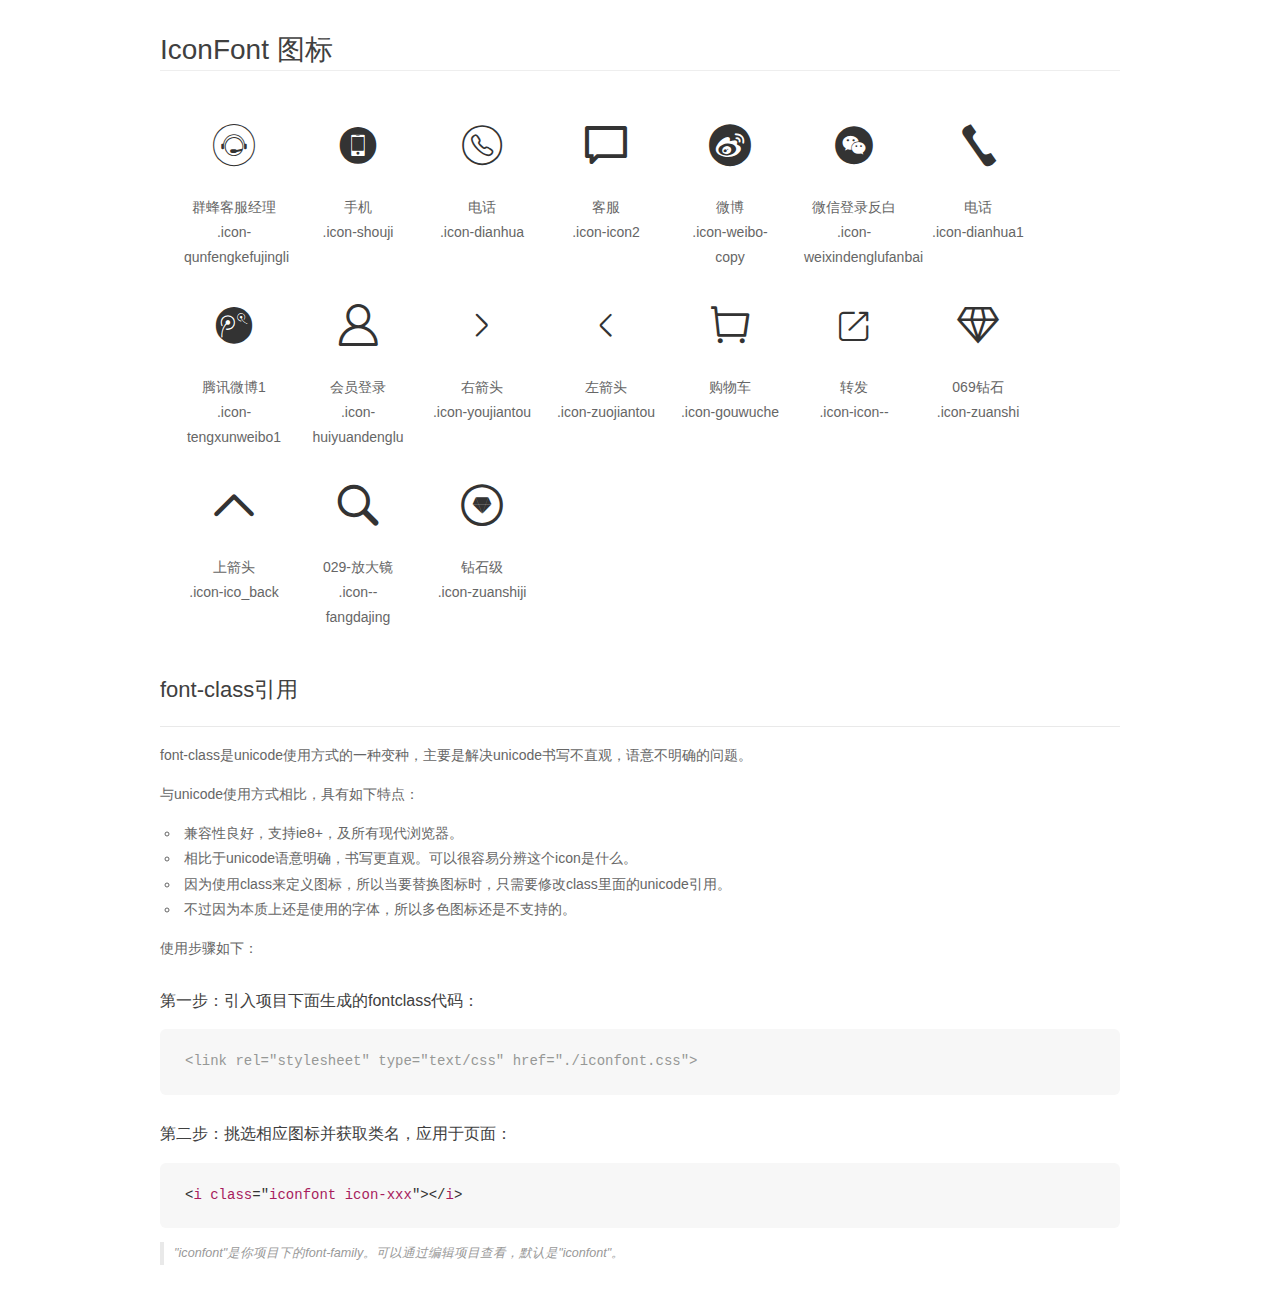
<file: font/demo_fontclass.html>
<!DOCTYPE html>
<html>
<head>
    <meta charset="utf-8"/>
    <title>IconFont</title>
    <link rel="stylesheet" href="demo.css">
    <link rel="stylesheet" href="iconfont.css">
</head>
<body>
    <div class="main markdown">
        <h1>IconFont 图标</h1>
        <ul class="icon_lists clear">
            
                <li>
                <i class="icon iconfont icon-qunfengkefujingli"></i>
                    <div class="name">群蜂客服经理</div>
                    <div class="fontclass">.icon-qunfengkefujingli</div>
                </li>
            
                <li>
                <i class="icon iconfont icon-shouji"></i>
                    <div class="name">手机</div>
                    <div class="fontclass">.icon-shouji</div>
                </li>
            
                <li>
                <i class="icon iconfont icon-dianhua"></i>
                    <div class="name">电话</div>
                    <div class="fontclass">.icon-dianhua</div>
                </li>
            
                <li>
                <i class="icon iconfont icon-icon2"></i>
                    <div class="name">客服</div>
                    <div class="fontclass">.icon-icon2</div>
                </li>
            
                <li>
                <i class="icon iconfont icon-weibo-copy"></i>
                    <div class="name">微博</div>
                    <div class="fontclass">.icon-weibo-copy</div>
                </li>
            
                <li>
                <i class="icon iconfont icon-weixindenglufanbai"></i>
                    <div class="name">微信登录反白</div>
                    <div class="fontclass">.icon-weixindenglufanbai</div>
                </li>
            
                <li>
                <i class="icon iconfont icon-dianhua1"></i>
                    <div class="name">电话</div>
                    <div class="fontclass">.icon-dianhua1</div>
                </li>
            
                <li>
                <i class="icon iconfont icon-tengxunweibo1"></i>
                    <div class="name">腾讯微博1</div>
                    <div class="fontclass">.icon-tengxunweibo1</div>
                </li>
            
                <li>
                <i class="icon iconfont icon-huiyuandenglu"></i>
                    <div class="name">会员登录</div>
                    <div class="fontclass">.icon-huiyuandenglu</div>
                </li>
            
                <li>
                <i class="icon iconfont icon-youjiantou"></i>
                    <div class="name">右箭头</div>
                    <div class="fontclass">.icon-youjiantou</div>
                </li>
            
                <li>
                <i class="icon iconfont icon-zuojiantou"></i>
                    <div class="name">左箭头</div>
                    <div class="fontclass">.icon-zuojiantou</div>
                </li>
            
                <li>
                <i class="icon iconfont icon-gouwuche"></i>
                    <div class="name">购物车</div>
                    <div class="fontclass">.icon-gouwuche</div>
                </li>
            
                <li>
                <i class="icon iconfont icon-icon--"></i>
                    <div class="name">转发</div>
                    <div class="fontclass">.icon-icon--</div>
                </li>
            
                <li>
                <i class="icon iconfont icon-zuanshi"></i>
                    <div class="name">069钻石</div>
                    <div class="fontclass">.icon-zuanshi</div>
                </li>
            
                <li>
                <i class="icon iconfont icon-ico_back"></i>
                    <div class="name">上箭头</div>
                    <div class="fontclass">.icon-ico_back</div>
                </li>
            
                <li>
                <i class="icon iconfont icon--fangdajing"></i>
                    <div class="name">029-放大镜</div>
                    <div class="fontclass">.icon--fangdajing</div>
                </li>
            
                <li>
                <i class="icon iconfont icon-zuanshiji"></i>
                    <div class="name">钻石级</div>
                    <div class="fontclass">.icon-zuanshiji</div>
                </li>
            
        </ul>

        <h2 id="font-class-">font-class引用</h2>
        <hr>

        <p>font-class是unicode使用方式的一种变种，主要是解决unicode书写不直观，语意不明确的问题。</p>
        <p>与unicode使用方式相比，具有如下特点：</p>
        <ul>
        <li>兼容性良好，支持ie8+，及所有现代浏览器。</li>
        <li>相比于unicode语意明确，书写更直观。可以很容易分辨这个icon是什么。</li>
        <li>因为使用class来定义图标，所以当要替换图标时，只需要修改class里面的unicode引用。</li>
        <li>不过因为本质上还是使用的字体，所以多色图标还是不支持的。</li>
        </ul>
        <p>使用步骤如下：</p>
        <h3 id="-fontclass-">第一步：引入项目下面生成的fontclass代码：</h3>


        <pre><code class="lang-js hljs javascript"><span class="hljs-comment">&lt;link rel="stylesheet" type="text/css" href="./iconfont.css"&gt;</span></code></pre>
        <h3 id="-">第二步：挑选相应图标并获取类名，应用于页面：</h3>
        <pre><code class="lang-css hljs">&lt;<span class="hljs-selector-tag">i</span> <span class="hljs-selector-tag">class</span>="<span class="hljs-selector-tag">iconfont</span> <span class="hljs-selector-tag">icon-xxx</span>"&gt;&lt;/<span class="hljs-selector-tag">i</span>&gt;</code></pre>
        <blockquote>
        <p>"iconfont"是你项目下的font-family。可以通过编辑项目查看，默认是"iconfont"。</p>
        </blockquote>
    </div>
</body>
</html>
</file>
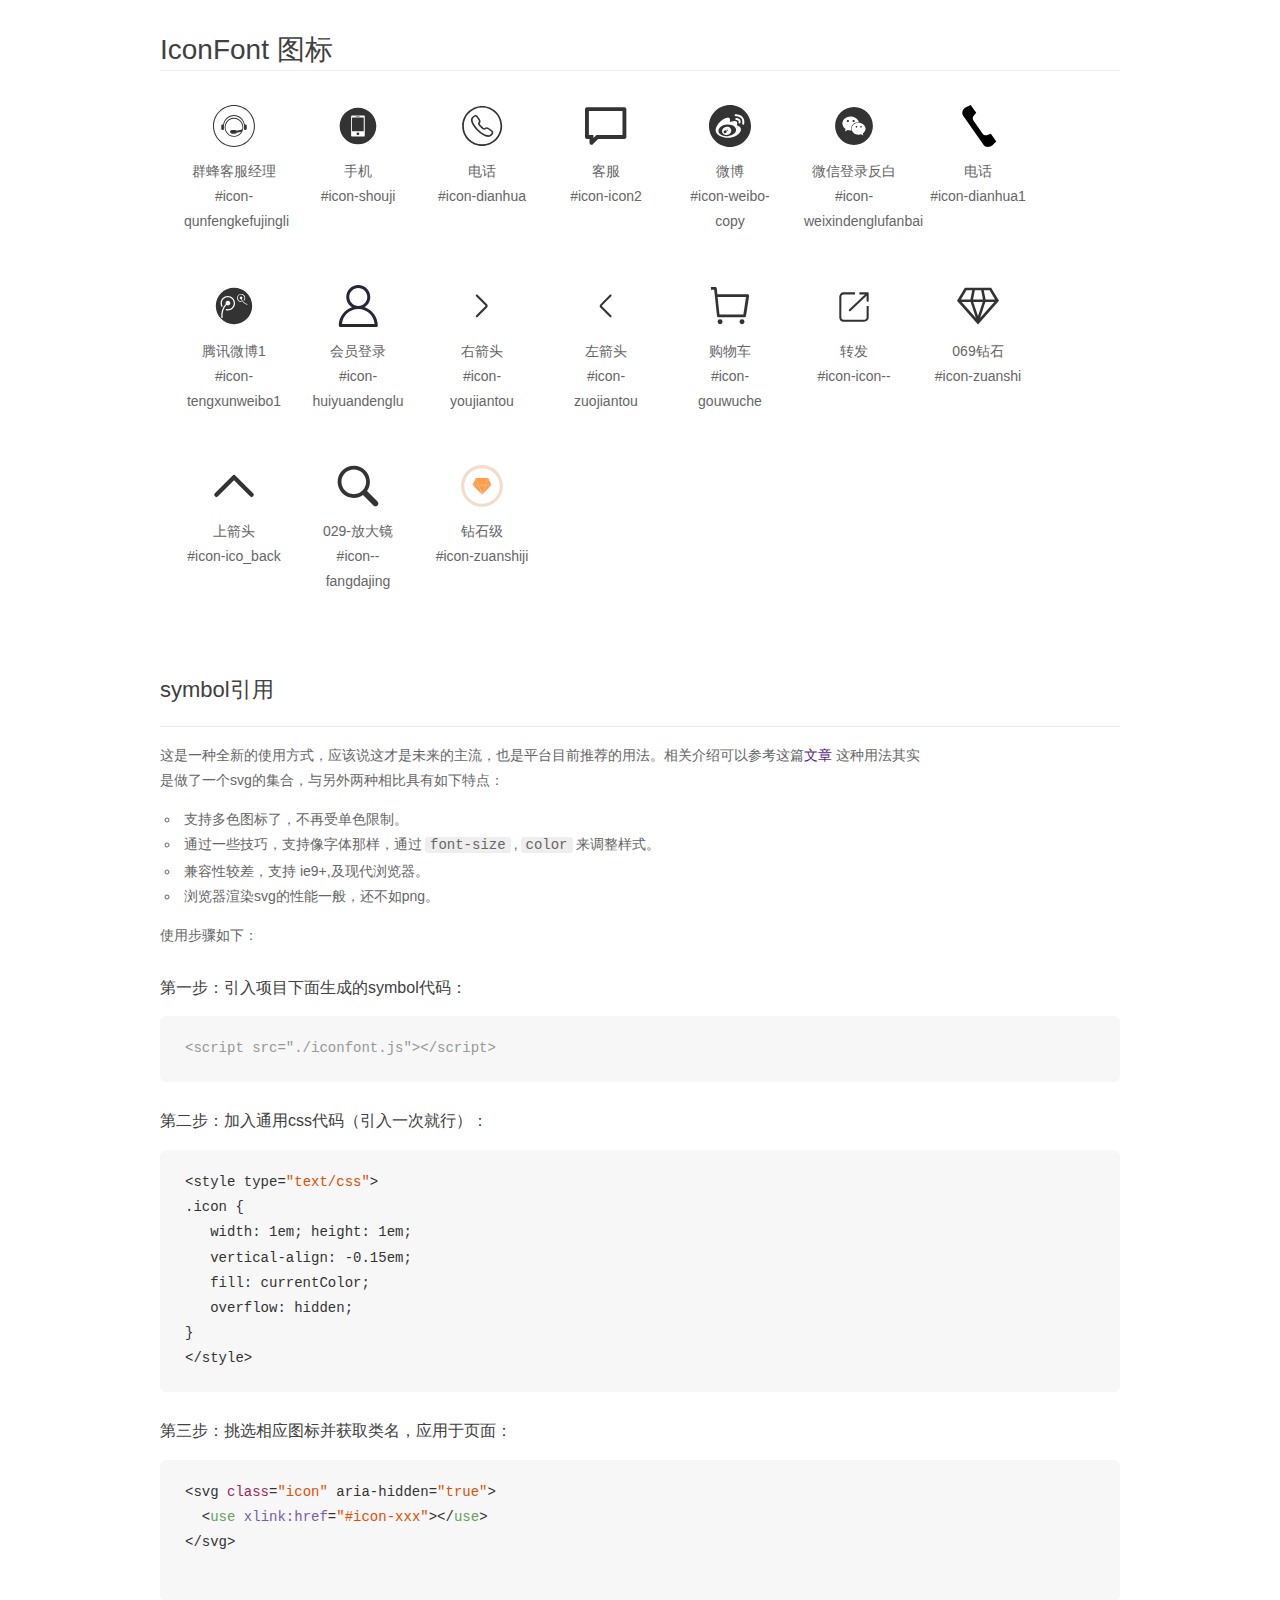
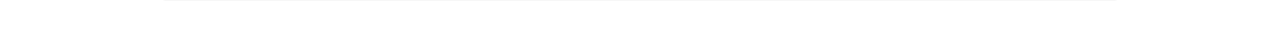
<file: font/demo_symbol.html>
<!DOCTYPE html>
<html>
<head>
    <meta charset="utf-8"/>
    <title>IconFont</title>
    <link rel="stylesheet" href="demo.css">
    <script src="iconfont.js"></script>

    <style type="text/css">
        .icon {
          /* 通过设置 font-size 来改变图标大小 */
          width: 1em; height: 1em;
          /* 图标和文字相邻时，垂直对齐 */
          vertical-align: -0.15em;
          /* 通过设置 color 来改变 SVG 的颜色/fill */
          fill: currentColor;
          /* path 和 stroke 溢出 viewBox 部分在 IE 下会显示
             normalize.css 中也包含这行 */
          overflow: hidden;
        }

    </style>
</head>
<body>
    <div class="main markdown">
        <h1>IconFont 图标</h1>
        <ul class="icon_lists clear">
            
                <li>
                    <svg class="icon" aria-hidden="true">
                        <use xlink:href="#icon-qunfengkefujingli"></use>
                    </svg>
                    <div class="name">群蜂客服经理</div>
                    <div class="fontclass">#icon-qunfengkefujingli</div>
                </li>
            
                <li>
                    <svg class="icon" aria-hidden="true">
                        <use xlink:href="#icon-shouji"></use>
                    </svg>
                    <div class="name">手机</div>
                    <div class="fontclass">#icon-shouji</div>
                </li>
            
                <li>
                    <svg class="icon" aria-hidden="true">
                        <use xlink:href="#icon-dianhua"></use>
                    </svg>
                    <div class="name">电话</div>
                    <div class="fontclass">#icon-dianhua</div>
                </li>
            
                <li>
                    <svg class="icon" aria-hidden="true">
                        <use xlink:href="#icon-icon2"></use>
                    </svg>
                    <div class="name">客服</div>
                    <div class="fontclass">#icon-icon2</div>
                </li>
            
                <li>
                    <svg class="icon" aria-hidden="true">
                        <use xlink:href="#icon-weibo-copy"></use>
                    </svg>
                    <div class="name">微博</div>
                    <div class="fontclass">#icon-weibo-copy</div>
                </li>
            
                <li>
                    <svg class="icon" aria-hidden="true">
                        <use xlink:href="#icon-weixindenglufanbai"></use>
                    </svg>
                    <div class="name">微信登录反白</div>
                    <div class="fontclass">#icon-weixindenglufanbai</div>
                </li>
            
                <li>
                    <svg class="icon" aria-hidden="true">
                        <use xlink:href="#icon-dianhua1"></use>
                    </svg>
                    <div class="name">电话</div>
                    <div class="fontclass">#icon-dianhua1</div>
                </li>
            
                <li>
                    <svg class="icon" aria-hidden="true">
                        <use xlink:href="#icon-tengxunweibo1"></use>
                    </svg>
                    <div class="name">腾讯微博1</div>
                    <div class="fontclass">#icon-tengxunweibo1</div>
                </li>
            
                <li>
                    <svg class="icon" aria-hidden="true">
                        <use xlink:href="#icon-huiyuandenglu"></use>
                    </svg>
                    <div class="name">会员登录</div>
                    <div class="fontclass">#icon-huiyuandenglu</div>
                </li>
            
                <li>
                    <svg class="icon" aria-hidden="true">
                        <use xlink:href="#icon-youjiantou"></use>
                    </svg>
                    <div class="name">右箭头</div>
                    <div class="fontclass">#icon-youjiantou</div>
                </li>
            
                <li>
                    <svg class="icon" aria-hidden="true">
                        <use xlink:href="#icon-zuojiantou"></use>
                    </svg>
                    <div class="name">左箭头</div>
                    <div class="fontclass">#icon-zuojiantou</div>
                </li>
            
                <li>
                    <svg class="icon" aria-hidden="true">
                        <use xlink:href="#icon-gouwuche"></use>
                    </svg>
                    <div class="name">购物车</div>
                    <div class="fontclass">#icon-gouwuche</div>
                </li>
            
                <li>
                    <svg class="icon" aria-hidden="true">
                        <use xlink:href="#icon-icon--"></use>
                    </svg>
                    <div class="name">转发</div>
                    <div class="fontclass">#icon-icon--</div>
                </li>
            
                <li>
                    <svg class="icon" aria-hidden="true">
                        <use xlink:href="#icon-zuanshi"></use>
                    </svg>
                    <div class="name">069钻石</div>
                    <div class="fontclass">#icon-zuanshi</div>
                </li>
            
                <li>
                    <svg class="icon" aria-hidden="true">
                        <use xlink:href="#icon-ico_back"></use>
                    </svg>
                    <div class="name">上箭头</div>
                    <div class="fontclass">#icon-ico_back</div>
                </li>
            
                <li>
                    <svg class="icon" aria-hidden="true">
                        <use xlink:href="#icon--fangdajing"></use>
                    </svg>
                    <div class="name">029-放大镜</div>
                    <div class="fontclass">#icon--fangdajing</div>
                </li>
            
                <li>
                    <svg class="icon" aria-hidden="true">
                        <use xlink:href="#icon-zuanshiji"></use>
                    </svg>
                    <div class="name">钻石级</div>
                    <div class="fontclass">#icon-zuanshiji</div>
                </li>
            
        </ul>


        <h2 id="symbol-">symbol引用</h2>
        <hr>

        <p>这是一种全新的使用方式，应该说这才是未来的主流，也是平台目前推荐的用法。相关介绍可以参考这篇<a href="">文章</a>
        这种用法其实是做了一个svg的集合，与另外两种相比具有如下特点：</p>
        <ul>
          <li>支持多色图标了，不再受单色限制。</li>
          <li>通过一些技巧，支持像字体那样，通过<code>font-size</code>,<code>color</code>来调整样式。</li>
          <li>兼容性较差，支持 ie9+,及现代浏览器。</li>
          <li>浏览器渲染svg的性能一般，还不如png。</li>
        </ul>
        <p>使用步骤如下：</p>
        <h3 id="-symbol-">第一步：引入项目下面生成的symbol代码：</h3>
        <pre><code class="lang-js hljs javascript"><span class="hljs-comment">&lt;script src="./iconfont.js"&gt;&lt;/script&gt;</span></code></pre>
        <h3 id="-css-">第二步：加入通用css代码（引入一次就行）：</h3>
        <pre><code class="lang-js hljs javascript">&lt;style type=<span class="hljs-string">"text/css"</span>&gt;
.icon {
   width: <span class="hljs-number">1</span>em; height: <span class="hljs-number">1</span>em;
   vertical-align: <span class="hljs-number">-0.15</span>em;
   fill: currentColor;
   overflow: hidden;
}
&lt;<span class="hljs-regexp">/style&gt;</span></code></pre>
        <h3 id="-">第三步：挑选相应图标并获取类名，应用于页面：</h3>
        <pre><code class="lang-js hljs javascript">&lt;svg <span class="hljs-class"><span class="hljs-keyword">class</span></span>=<span class="hljs-string">"icon"</span> aria-hidden=<span class="hljs-string">"true"</span>&gt;<span class="xml"><span class="hljs-tag">
  &lt;<span class="hljs-name">use</span> <span class="hljs-attr">xlink:href</span>=<span class="hljs-string">"#icon-xxx"</span>&gt;</span><span class="hljs-tag">&lt;/<span class="hljs-name">use</span>&gt;</span>
</span>&lt;<span class="hljs-regexp">/svg&gt;
        </span></code></pre>
    </div>
</body>
</html>
</file>
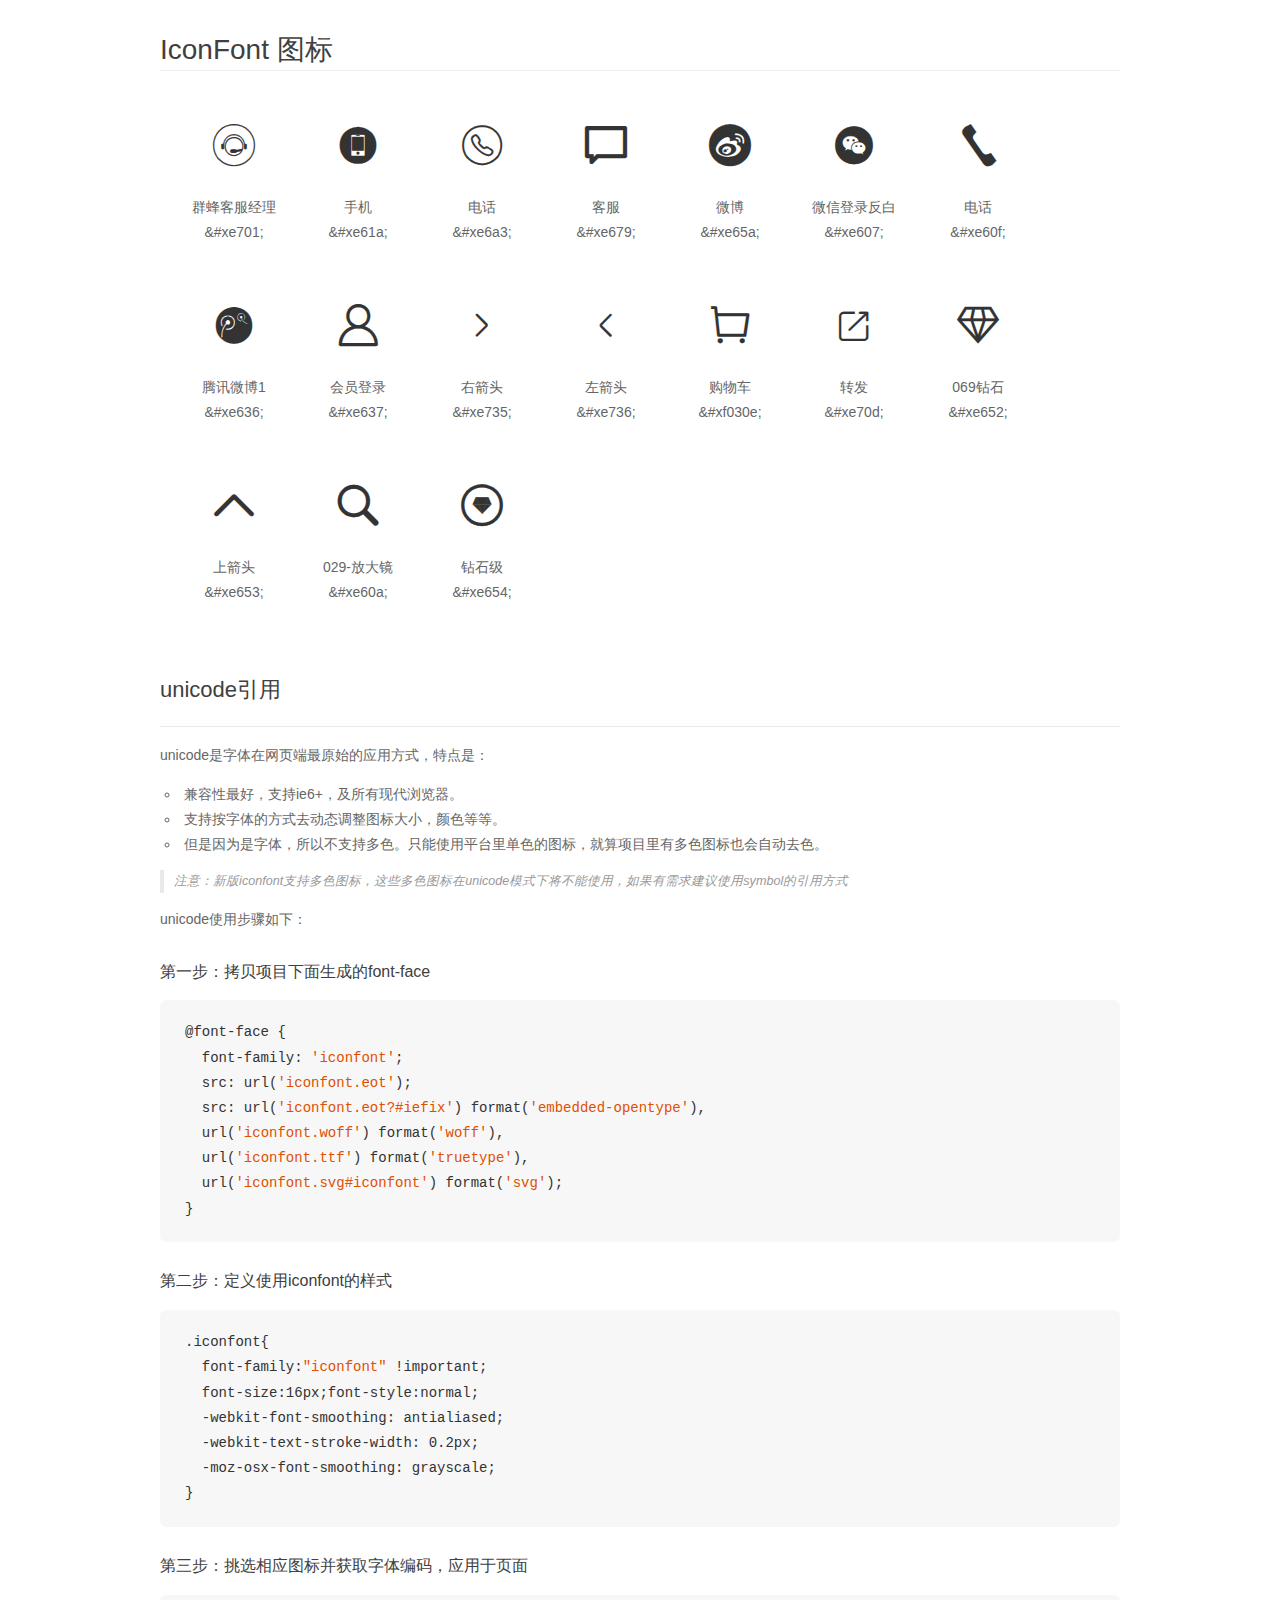
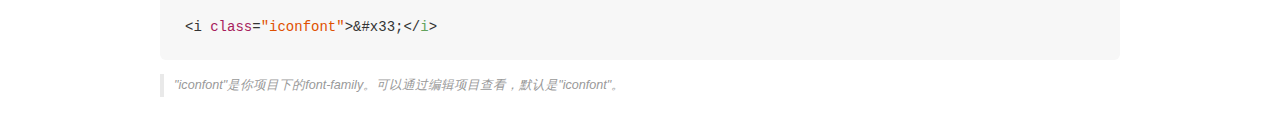
<file: font/demo_unicode.html>
<!DOCTYPE html>
<html>
<head>
    <meta charset="utf-8"/>
    <title>IconFont</title>
    <link rel="stylesheet" href="demo.css">

    <style type="text/css">

        @font-face {font-family: "iconfont";
          src: url('iconfont.eot'); /* IE9*/
          src: url('iconfont.eot#iefix') format('embedded-opentype'), /* IE6-IE8 */
          url('iconfont.woff') format('woff'), /* chrome, firefox */
          url('iconfont.ttf') format('truetype'), /* chrome, firefox, opera, Safari, Android, iOS 4.2+*/
          url('iconfont.svg#iconfont') format('svg'); /* iOS 4.1- */
        }

        .iconfont {
          font-family:"iconfont" !important;
          font-size:16px;
          font-style:normal;
          -webkit-font-smoothing: antialiased;
          -webkit-text-stroke-width: 0.2px;
          -moz-osx-font-smoothing: grayscale;
        }

    </style>
</head>
<body>
    <div class="main markdown">
        <h1>IconFont 图标</h1>
        <ul class="icon_lists clear">
            
                <li>
                <i class="icon iconfont">&#xe701;</i>
                    <div class="name">群蜂客服经理</div>
                    <div class="code">&amp;#xe701;</div>
                </li>
            
                <li>
                <i class="icon iconfont">&#xe61a;</i>
                    <div class="name">手机</div>
                    <div class="code">&amp;#xe61a;</div>
                </li>
            
                <li>
                <i class="icon iconfont">&#xe6a3;</i>
                    <div class="name">电话</div>
                    <div class="code">&amp;#xe6a3;</div>
                </li>
            
                <li>
                <i class="icon iconfont">&#xe679;</i>
                    <div class="name">客服</div>
                    <div class="code">&amp;#xe679;</div>
                </li>
            
                <li>
                <i class="icon iconfont">&#xe65a;</i>
                    <div class="name">微博</div>
                    <div class="code">&amp;#xe65a;</div>
                </li>
            
                <li>
                <i class="icon iconfont">&#xe607;</i>
                    <div class="name">微信登录反白</div>
                    <div class="code">&amp;#xe607;</div>
                </li>
            
                <li>
                <i class="icon iconfont">&#xe60f;</i>
                    <div class="name">电话</div>
                    <div class="code">&amp;#xe60f;</div>
                </li>
            
                <li>
                <i class="icon iconfont">&#xe636;</i>
                    <div class="name">腾讯微博1</div>
                    <div class="code">&amp;#xe636;</div>
                </li>
            
                <li>
                <i class="icon iconfont">&#xe637;</i>
                    <div class="name">会员登录</div>
                    <div class="code">&amp;#xe637;</div>
                </li>
            
                <li>
                <i class="icon iconfont">&#xe735;</i>
                    <div class="name">右箭头</div>
                    <div class="code">&amp;#xe735;</div>
                </li>
            
                <li>
                <i class="icon iconfont">&#xe736;</i>
                    <div class="name">左箭头</div>
                    <div class="code">&amp;#xe736;</div>
                </li>
            
                <li>
                <i class="icon iconfont">&#xf030e;</i>
                    <div class="name">购物车</div>
                    <div class="code">&amp;#xf030e;</div>
                </li>
            
                <li>
                <i class="icon iconfont">&#xe70d;</i>
                    <div class="name">转发</div>
                    <div class="code">&amp;#xe70d;</div>
                </li>
            
                <li>
                <i class="icon iconfont">&#xe652;</i>
                    <div class="name">069钻石</div>
                    <div class="code">&amp;#xe652;</div>
                </li>
            
                <li>
                <i class="icon iconfont">&#xe653;</i>
                    <div class="name">上箭头</div>
                    <div class="code">&amp;#xe653;</div>
                </li>
            
                <li>
                <i class="icon iconfont">&#xe60a;</i>
                    <div class="name">029-放大镜</div>
                    <div class="code">&amp;#xe60a;</div>
                </li>
            
                <li>
                <i class="icon iconfont">&#xe654;</i>
                    <div class="name">钻石级</div>
                    <div class="code">&amp;#xe654;</div>
                </li>
            
        </ul>
        <h2 id="unicode-">unicode引用</h2>
        <hr>

        <p>unicode是字体在网页端最原始的应用方式，特点是：</p>
        <ul>
        <li>兼容性最好，支持ie6+，及所有现代浏览器。</li>
        <li>支持按字体的方式去动态调整图标大小，颜色等等。</li>
        <li>但是因为是字体，所以不支持多色。只能使用平台里单色的图标，就算项目里有多色图标也会自动去色。</li>
        </ul>
        <blockquote>
        <p>注意：新版iconfont支持多色图标，这些多色图标在unicode模式下将不能使用，如果有需求建议使用symbol的引用方式</p>
        </blockquote>
        <p>unicode使用步骤如下：</p>
        <h3 id="-font-face">第一步：拷贝项目下面生成的font-face</h3>
        <pre><code class="lang-js hljs javascript">@font-face {
  font-family: <span class="hljs-string">'iconfont'</span>;
  src: url(<span class="hljs-string">'iconfont.eot'</span>);
  src: url(<span class="hljs-string">'iconfont.eot?#iefix'</span>) format(<span class="hljs-string">'embedded-opentype'</span>),
  url(<span class="hljs-string">'iconfont.woff'</span>) format(<span class="hljs-string">'woff'</span>),
  url(<span class="hljs-string">'iconfont.ttf'</span>) format(<span class="hljs-string">'truetype'</span>),
  url(<span class="hljs-string">'iconfont.svg#iconfont'</span>) format(<span class="hljs-string">'svg'</span>);
}
</code></pre>
        <h3 id="-iconfont-">第二步：定义使用iconfont的样式</h3>
        <pre><code class="lang-js hljs javascript">.iconfont{
  font-family:<span class="hljs-string">"iconfont"</span> !important;
  font-size:<span class="hljs-number">16</span>px;font-style:normal;
  -webkit-font-smoothing: antialiased;
  -webkit-text-stroke-width: <span class="hljs-number">0.2</span>px;
  -moz-osx-font-smoothing: grayscale;
}
</code></pre>
        <h3 id="-">第三步：挑选相应图标并获取字体编码，应用于页面</h3>
        <pre><code class="lang-js hljs javascript">&lt;i <span class="hljs-class"><span class="hljs-keyword">class</span></span>=<span class="hljs-string">"iconfont"</span>&gt;&amp;#x33;<span class="xml"><span class="hljs-tag">&lt;/<span class="hljs-name">i</span>&gt;</span></span></code></pre>

        <blockquote>
        <p>"iconfont"是你项目下的font-family。可以通过编辑项目查看，默认是"iconfont"。</p>
        </blockquote>
    </div>


</body>
</html>
</file>
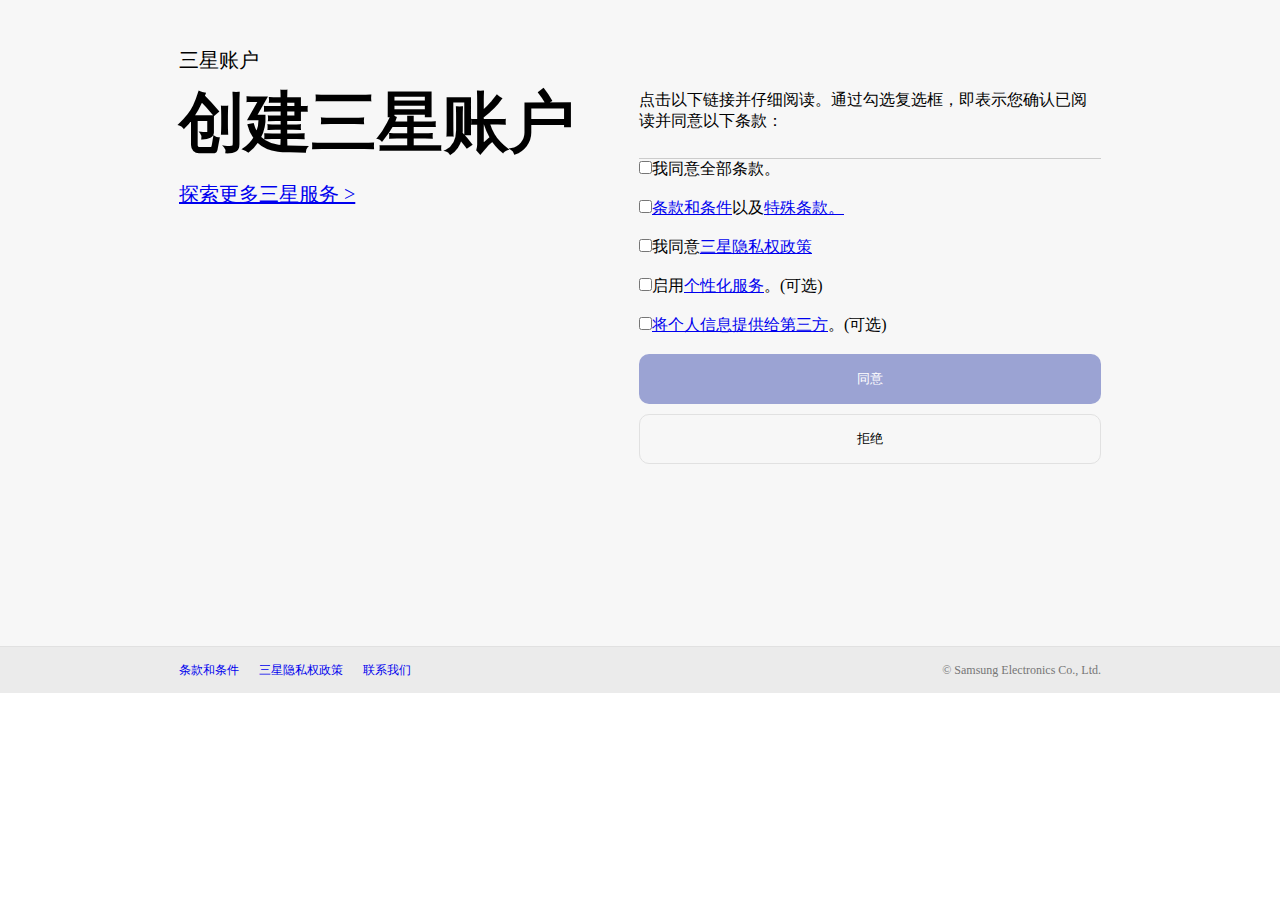
<file: html/register1.html>
<!DOCTYPE html>
<html lang="en">
<head>
    <meta charset="UTF-8">
    <meta name="viewport" content="width=device-width, initial-scale=1.0">
    <meta http-equiv="X-UA-Compatible" content="ie=edge">
    <title>register1</title>
    <link rel="stylesheet" href="../style/register1.css">
</head>
<body>
    <div class="topWrap">
        <div class="top">
            <h3>三星账户</h3>
            <div class="topLeft left">
                <p>创建三星账户</p>
                <b><a href="#">探索更多三星服务 &gt;</a></b>
            </div>
            <form>
                <div class="topRight left">
                    <p>点击以下链接并仔细阅读。通过勾选复选框，即表示您确认已阅读并同意以下条款：</p>
                    <span><input type="checkbox" id="check">我同意全部条款。</span><br>
                    <span><input type="checkbox"><a href="#">条款和条件</a>以及<a href="#">特殊条款。</a></span><br>
                    <span><input type="checkbox">我同意<a href="#">三星隐私权政策</a></span><br>
                    <span><input type="checkbox">启用<a href="#">个性化服务</a>。(可选)</span><br>
                    <span><input type="checkbox"><a href="#">将个人信息提供给第三方</a>。(可选)</span><br>
                    <button class="agree"><a href="../html/register2.html">同意</a></button>
                    <button class="disagree"><a href="../html/login.html">拒绝</a></button>
                </div>
            </form>
            
        </div>
    </div>
    <footer>
        <div class="foot">
            <ul class="left">
                <li><a href="#">条款和条件</a></li>
                <li><a href="#">三星隐私权政策</a></li>
                <li><a href="#">联系我们</a></li>
            </ul>
            <p class="right">© Samsung Electronics Co., Ltd.</p>
        </div>
    </footer>

    <script src="http://apps.bdimg.com/libs/jquery/2.1.4/jquery.min.js"></script>
    <script>
        $("#check").on("click",function(){
            // console.log(this.checked)
            // console.log( $("form input").not("#check") );
            $("form input").not("#check").prop("checked", this.checked)
        })
        

    </script>
</body>
</html>
</file>
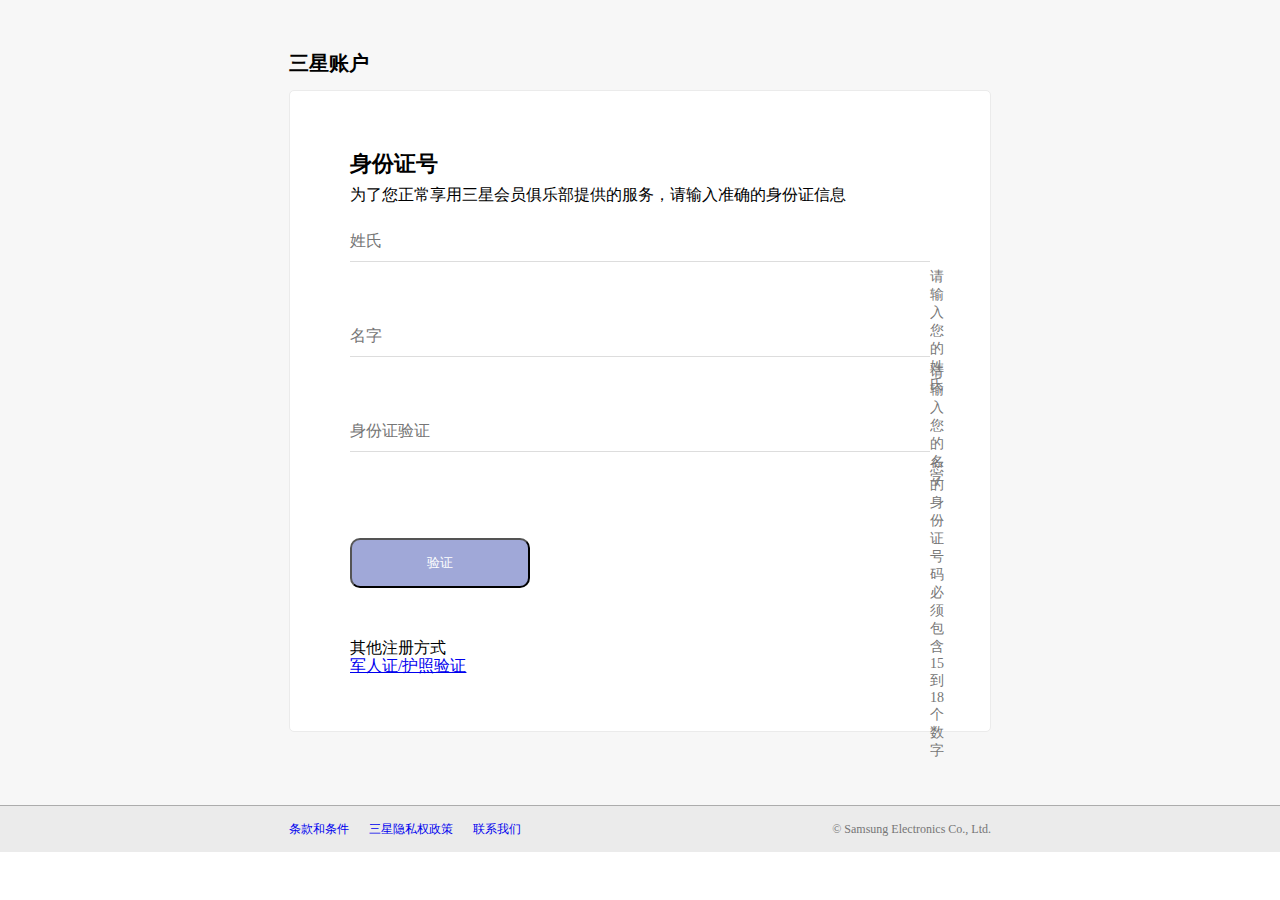
<file: html/register2.html>
<!DOCTYPE html>
<html lang="en">
<head>
    <meta charset="UTF-8">
    <meta name="viewport" content="width=device-width, initial-scale=1.0">
    <meta http-equiv="X-UA-Compatible" content="ie=edge">
    <title>register2</title>
    <link rel="stylesheet" href="../style/register2.css">
</head>
<body>
    
    <div class="topWrap">
        <div class="top">
            <h3>三星账户</h3>
            <div class="topmain">
                <div class="main">
                    <h4>身份证号</h4>
                    <p>为了您正常享用三星会员俱乐部提供的服务，请输入准确的身份证信息</p>
                    <form action="javascript:void(0)">
                        <div class="firstname">
                            <p>姓氏</p>
                            <input type="text" id="usr" class="usr">
                            <label for="usr">请输入您的姓氏</label>
                        </div>
                        <div class="name">
                            <p>名字</p>
                            <input type="text" id="user" class="user">
                            <label for="user">请输入您的名字</label>
                        </div>
                        <div class="idcard">
                            <p>身份证验证</p>
                            <input type="text" id="card" class="card">
                            <label for="card">您的身份证号码必须包含15到18个数字</label>
                        </div>
                    </form>
                    <button><a href="#">验证</a></button>
                    <p class="fangshi">其他注册方式</p>
                    <a href="#" class="junren">军人证/护照验证</a>
                </div>
            </div>
        </div>
    </div>

    <footer>
        <div class="foot">
            <ul class="left">
                <li><a href="#">条款和条件</a></li>
                <li><a href="#">三星隐私权政策</a></li>
                <li><a href="#">联系我们</a></li>
            </ul>
            <p class="right">© Samsung Electronics Co., Ltd.</p>
        </div>
    </footer>


    <script src="http://apps.bdimg.com/libs/jquery/2.1.4/jquery.min.js"></script>

    <script>
        $("form").find("label").hide();
        $("#usr").focus(function(){
            // console.log(this)
            $(this).siblings("p").addClass("p1");
            $(this).addClass("border1");
        })
        $("#user").focus(function(){
            $(this).siblings("p").addClass("p2");
            $(this).addClass("border2");
        })
        $("#card").focus(function(){
            $(this).siblings("p").addClass("p3");
            $(this).addClass("border3");
        })
        $("#usr").blur(function(){
            // $(this).siblings("p").removeClass("p1")
            $(this).removeClass("border1");
            if($(this).val() != ""){
                var reg = /^[\u4e00-\u9fa5]{2,}$/i;
                if(reg.test($(this).val())){
                    $(this).siblings("p").addClass("p1").addClass("p1_2");
                    $(this).removeClass("border1_1").removeClass("input1_1").addClass("input1");
                    $(this).siblings("label").hide();
                }else{
                    $(this).addClass("border1_1").addClass("input1_1");
                    $(this).siblings("p").removeClass("p1_2").addClass("p1_1");
                    $(this).siblings("label").show().addClass("label1_1");
                }   
            }else{
                $(this).addClass("border1_1").addClass("input1_1");
                $(this).siblings("p").removeClass("p1_2").addClass("p1_1");
                $(this).siblings("label").show().addClass("label1_1");
            }
        })
        $("#user").blur(function(){
            // $(this).siblings("p").removeClass("p2")
            $(this).removeClass("border2");
            if($(this).val() != ""){
                var reg = /^[\u4e00-\u9fa5]{2,}$/i;
                if(reg.test($(this).val())){
                    $(this).siblings("p").addClass("p2").addClass("p2_2");
                    $(this).removeClass("border2_1").removeClass("input2_1").addClass("input2");
                    $(this).siblings("label").hide();
                }else{
                    $(this).addClass("border2_1").addClass("input2_1");
                    $(this).siblings("p").removeClass("p2_2").addClass("p2_1");
                    $(this).siblings("label").show().addClass("label2_1");
                }    
            }else{
                $(this).addClass("border2_1").addClass("input2_1");
                $(this).siblings("p").removeClass("p2_2").addClass("p2_1");
                $(this).siblings("label").show().addClass("label2_1");
            }
        })
        $("#card").blur(function(){
            // $(this).siblings("p").removeClass("p3")
            $(this).removeClass("border3");
            if($(this).val() != ""){
                var reg = /^[1-9]\d{5}(18|19|20)\d{2}((0[1-9])|(1[0-2]))(([0-2][1-9])|10|20|30|31)\d{3}[0-9Xx]$/;
                if(reg.test($(this).val())){
                    $(this).siblings("p").addClass("p3").addClass("p3_2");
                    $(this).removeClass("border3_1").removeClass("input3_1").addClass("input3");
                    $(this).siblings("label").hide();
                }else{
                    $(this).addClass("border3_1").addClass("input3_1");
                    $(this).siblings("p").removeClass("p3_2").addClass("p3_1");
                    $(this).siblings("label").show().addClass("label3_1");
                }   
            }else{
                $(this).addClass("border3_1").addClass("input3_1");
                $(this).siblings("p").removeClass("p3_2").addClass("p3_1");
                $(this).siblings("label").show().addClass("label3_1");
            }
        })

    </script>
</body>
</html>
</file>
<file: font/iconfont.css>
@font-face {font-family: "iconfont";
  src: url('iconfont.eot?t=1532080232483'); /* IE9*/
  src: url('iconfont.eot?t=1532080232483#iefix') format('embedded-opentype'), /* IE6-IE8 */
  url('[data-uri]') format('woff'),
  url('iconfont.ttf?t=1532080232483') format('truetype'), /* chrome, firefox, opera, Safari, Android, iOS 4.2+*/
  url('iconfont.svg?t=1532080232483#iconfont') format('svg'); /* iOS 4.1- */
}

.iconfont {
  font-family:"iconfont" !important;
  font-size:16px;
  font-style:normal;
  -webkit-font-smoothing: antialiased;
  -moz-osx-font-smoothing: grayscale;
}

.icon-qunfengkefujingli:before { content: "\e701"; }

.icon-shouji:before { content: "\e61a"; }

.icon-dianhua:before { content: "\e6a3"; }

.icon-icon2:before { content: "\e679"; }

.icon-weibo-copy:before { content: "\e65a"; }

.icon-weixindenglufanbai:before { content: "\e607"; }

.icon-dianhua1:before { content: "\e60f"; }

.icon-tengxunweibo1:before { content: "\e636"; }

.icon-huiyuandenglu:before { content: "\e637"; }

.icon-youjiantou:before { content: "\e735"; }

.icon-zuojiantou:before { content: "\e736"; }

.icon-gouwuche:before { content: "\f030e"; }

.icon-icon--:before { content: "\e70d"; }

.icon-zuanshi:before { content: "\e652"; }

.icon-ico_back:before { content: "\e653"; }

.icon--fangdajing:before { content: "\e60a"; }

.icon-zuanshiji:before { content: "\e654"; }
</file>
<file: style/register1.css>
* {
  margin: 0;
  padding: 0; }

li {
  list-style: none; }

img {
  display: block; }

body, html {
  height: 100%; }

.left {
  float: left; }

.right {
  float: right; }

h1, h2, h3, h4, h5, h6, b, i, strong {
  font-weight: normal; }

.topWrap {
  width: 100%;
  height: 646px;
  border-bottom: 1px solid #e1e1e1;
  background: #f7f7f7; }

.top {
  width: 922px;
  height: 646px;
  margin: 0 auto; }

h3 {
  font-size: 20px;
  line-height: 20px;
  padding: 50px 0  20px 0; }

.topLeft {
  width: 460px;
  height: 170px; }

.topLeft p {
  font-size: 66px;
  line-height: 66px;
  margin-bottom: 25px;
  font-weight: bolder; }

.topLeft b {
  font-size: 20px; }

.topRight {
  width: 462px;
  height: 500px; }

.topRight p {
  width: 462px;
  height: 68px;
  border-bottom: 1px solid #ccc;
  font-size: 16px; }

.topRight span {
  display: block;
  font-size: 16px; }

.topRight .agree {
  width: 462px;
  height: 50px;
  background: #9ba3d3;
  border: none;
  border-radius: 10px;
  cursor: pointer; }

.topRight .agree a {
  color: #fff;
  text-decoration: none; }

.topRight .disagree {
  width: 462px;
  height: 50px;
  border: 1px solid #e1e1e1;
  border-radius: 10px;
  background: #f7f7f7;
  margin-top: 10px;
  cursor: pointer; }

.topRight .disagree a {
  color: #000;
  text-decoration: none; }

footer {
  width: 100%;
  height: 46px;
  background: #ebebeb; }

.foot {
  width: 922px;
  height: 46px;
  margin: 0 auto; }

.foot ul li {
  float: left;
  margin-right: 20px; }

.foot ul li a {
  display: block;
  font-size: 12px;
  line-height: 46px;
  text-decoration: none; }

.foot p {
  font-size: 12px;
  color: #767676;
  line-height: 46px; }
</file>
<file: style/register2.css>
* {
  margin: 0;
  padding: 0; }

li {
  list-style: none; }

img {
  display: block; }

body, html {
  height: 100%; }

.left {
  float: left; }

.right {
  float: right; }

h1, h2, h3, h4, h5, h6, b, i, strong {
  font-weight: normal; }

.topWrap {
  width: 100%;
  height: 805px;
  background: #f7f7f7;
  border-bottom: 1px solid #acacac; }

.top {
  width: 702px;
  height: 805px;
  margin: 0 auto; }

.top h3 {
  font-size: 20px;
  line-height: 20px;
  padding: 53px 0 17px 0;
  font-weight: bolder; }

.topmain {
  width: 700px;
  height: 640px;
  background: #ffffff;
  border: 1px solid #ebebeb;
  border-radius: 5px; }

.main {
  width: 580px;
  height: 640px;
  margin: 0 auto; }

.main h4 {
  font-size: 22px;
  line-height: 22px;
  font-weight: bolder;
  padding-top: 62px; }

.main p {
  font-size: 16px;
  line-height: 16px;
  margin-top: 12px; }

.main form .firstname {
  width: 580px;
  height: 80px;
  position: relative;
  margin-top: 15px; }

.main form .firstname .usr {
  width: 100%;
  height: 43px;
  border: none;
  font-size: 18px;
  border-bottom: 1px solid #dddddd;
  outline: none;
  color: #1428a0; }

.main form .firstname p {
  position: absolute;
  top: 3px;
  left: 0;
  color: #767676; }

.main form .firstname label {
  font-size: 14px;
  color: #767676;
  position: absolute;
  top: 50px; }

.main form .name {
  width: 580px;
  height: 80px;
  position: relative;
  margin-top: 15px; }

.main form .name .user {
  width: 100%;
  height: 43px;
  border: none;
  font-size: 18px;
  border-bottom: 1px solid #dddddd;
  outline: none;
  color: #1428a0; }

.main form .name p {
  position: absolute;
  top: 3px;
  left: 0;
  color: #767676; }

.main form .name label {
  font-size: 14px;
  color: #767676;
  position: absolute;
  top: 50px; }

.main form .idcard {
  width: 580px;
  height: 80px;
  position: relative;
  margin-top: 15px; }

.main form .idcard .card {
  width: 100%;
  height: 43px;
  border: none;
  font-size: 18px;
  border-bottom: 1px solid #dddddd;
  outline: none;
  color: #1428a0; }

.main form .idcard p {
  position: absolute;
  top: 3px;
  left: 0;
  color: #767676; }

.main form .idcard label {
  font-size: 14px;
  color: #767676;
  position: absolute;
  top: 50px; }

.main form .firstname .border1 {
  border-bottom: 1px solid #1428a0; }

.main form .name .border2 {
  border-bottom: 1px solid #1428a0; }

.main form .idcard .border3 {
  border-bottom: 1px solid #1428a0; }

.main form .firstname .border1_1 {
  border-bottom: 1px solid #f00; }

.main form .name .border2_1 {
  border-bottom: 1px solid #f00; }

.main form .idcard .border3_1 {
  border-bottom: 1px solid #f00; }

.main form .firstname .p1 {
  color: #1428a0;
  position: absolute;
  top: -20px;
  font-size: 14px; }

.main form .name .p2 {
  color: #1428a0;
  position: absolute;
  top: -20px;
  font-size: 14px; }

.main form .idcard .p3 {
  color: #1428a0;
  position: absolute;
  top: -20px;
  font-size: 14px; }

.main form .firstname .p1_1 {
  color: #f00; }

.main form .name .p2_1 {
  color: #f00; }

.main form .idcard .p3_1 {
  color: #f00; }

.main form .firstname .p1_2 {
  color: #767676; }

.main form .name .p2_2 {
  color: #767676; }

.main form .idcard .p3_2 {
  color: #767676; }

.main form .firstname .label1_1 {
  color: #f00; }

.main form .name .label2_1 {
  color: #f00; }

.main form .idcard .label3_1 {
  color: #f00; }

.main form .firstname .input1 {
  color: #000; }

.main form .name .input2 {
  color: #000; }

.main form .idcard .input3 {
  color: #000; }

.main form .firstname .input1_1 {
  color: #f00; }

.main form .name .input2_1 {
  color: #f00; }

.main form .idcard .input3_1 {
  color: #f00; }

button {
  width: 180px;
  height: 50px;
  background: #a0a8d8;
  border-radius: 10px;
  margin-top: 50px;
  margin-bottom: 40px;
  cursor: pointer; }

button a {
  color: #fff;
  text-decoration: none; }

.fangshi {
  font-size: 16px; }

.junren {
  font-size: 16px; }

footer {
  width: 100%;
  height: 46px;
  background: #ebebeb; }

.foot {
  width: 702px;
  height: 46px;
  margin: 0 auto; }

.foot ul li {
  float: left;
  margin-right: 20px; }

.foot ul li a {
  display: block;
  font-size: 12px;
  line-height: 46px;
  text-decoration: none; }

.foot p {
  font-size: 12px;
  color: #767676;
  line-height: 46px; }
</file>
<file: font/demo.css>
*{margin: 0;padding: 0;list-style: none;}
/*
KISSY CSS Reset
理念：1. reset 的目的不是清除浏览器的默认样式，这仅是部分工作。清除和重置是紧密不可分的。
2. reset 的目的不是让默认样式在所有浏览器下一致，而是减少默认样式有可能带来的问题。
3. reset 期望提供一套普适通用的基础样式。但没有银弹，推荐根据具体需求，裁剪和修改后再使用。
特色：1. 适应中文；2. 基于最新主流浏览器。
维护：玉伯<lifesinger@gmail.com>, 正淳<ragecarrier@gmail.com>
 */

/** 清除内外边距 **/
body, h1, h2, h3, h4, h5, h6, hr, p, blockquote, /* structural elements 结构元素 */
dl, dt, dd, ul, ol, li, /* list elements 列表元素 */
pre, /* text formatting elements 文本格式元素 */
form, fieldset, legend, button, input, textarea, /* form elements 表单元素 */
th, td /* table elements 表格元素 */ {
  margin: 0;
  padding: 0;
}

/** 设置默认字体 **/
body,
button, input, select, textarea /* for ie */ {
  font: 12px/1.5 tahoma, arial, \5b8b\4f53, sans-serif;
}
h1, h2, h3, h4, h5, h6 { font-size: 100%; }
address, cite, dfn, em, var { font-style: normal; } /* 将斜体扶正 */
code, kbd, pre, samp { font-family: courier new, courier, monospace; } /* 统一等宽字体 */
small { font-size: 12px; } /* 小于 12px 的中文很难阅读，让 small 正常化 */

/** 重置列表元素 **/
ul, ol { list-style: none; }

/** 重置文本格式元素 **/
a { text-decoration: none; }
a:hover { text-decoration: underline; }


/** 重置表单元素 **/
legend { color: #000; } /* for ie6 */
fieldset, img { border: 0; } /* img 搭车：让链接里的 img 无边框 */
button, input, select, textarea { font-size: 100%; } /* 使得表单元素在 ie 下能继承字体大小 */
/* 注：optgroup 无法扶正 */

/** 重置表格元素 **/
table { border-collapse: collapse; border-spacing: 0; }

/* 清除浮动 */
.ks-clear:after, .clear:after {
  content: '\20';
  display: block;
  height: 0;
  clear: both;
}
.ks-clear, .clear {
  *zoom: 1;
}

.main {
  padding: 30px 100px;
width: 960px;
margin: 0 auto;
}
.main h1{font-size:36px; color:#333; text-align:left;margin-bottom:30px; border-bottom: 1px solid #eee;}

.helps{margin-top:40px;}
.helps pre{
  padding:20px;
  margin:10px 0;
  border:solid 1px #e7e1cd;
  background-color: #fffdef;
  overflow: auto;
}

.icon_lists{
  width: 100% !important;

}

.icon_lists li{
  float:left;
  width: 100px;
  height:180px;
  text-align: center;
  list-style: none !important;
}
.icon_lists .icon{
  font-size: 42px;
  line-height: 100px;
  margin: 10px 0;
  color:#333;
  -webkit-transition: font-size 0.25s ease-out 0s;
  -moz-transition: font-size 0.25s ease-out 0s;
  transition: font-size 0.25s ease-out 0s;

}
.icon_lists .icon:hover{
  font-size: 100px;
}



.markdown {
  color: #666;
  font-size: 14px;
  line-height: 1.8;
}

.highlight {
  line-height: 1.5;
}

.markdown img {
  vertical-align: middle;
  max-width: 100%;
}

.markdown h1 {
  color: #404040;
  font-weight: 500;
  line-height: 40px;
  margin-bottom: 24px;
}

.markdown h2,
.markdown h3,
.markdown h4,
.markdown h5,
.markdown h6 {
  color: #404040;
  margin: 1.6em 0 0.6em 0;
  font-weight: 500;
  clear: both;
}

.markdown h1 {
  font-size: 28px;
}

.markdown h2 {
  font-size: 22px;
}

.markdown h3 {
  font-size: 16px;
}

.markdown h4 {
  font-size: 14px;
}

.markdown h5 {
  font-size: 12px;
}

.markdown h6 {
  font-size: 12px;
}

.markdown hr {
  height: 1px;
  border: 0;
  background: #e9e9e9;
  margin: 16px 0;
  clear: both;
}

.markdown p,
.markdown pre {
  margin: 1em 0;
}

.markdown > p,
.markdown > blockquote,
.markdown > .highlight,
.markdown > ol,
.markdown > ul {
  width: 80%;
}

.markdown ul > li {
  list-style: circle;
}

.markdown > ul li,
.markdown blockquote ul > li {
  margin-left: 20px;
  padding-left: 4px;
}

.markdown > ul li p,
.markdown > ol li p {
  margin: 0.6em 0;
}

.markdown ol > li {
  list-style: decimal;
}

.markdown > ol li,
.markdown blockquote ol > li {
  margin-left: 20px;
  padding-left: 4px;
}

.markdown code {
  margin: 0 3px;
  padding: 0 5px;
  background: #eee;
  border-radius: 3px;
}

.markdown pre {
  border-radius: 6px;
  background: #f7f7f7;
  padding: 20px;
}

.markdown pre code {
  border: none;
  background: #f7f7f7;
  margin: 0;
}

.markdown strong,
.markdown b {
  font-weight: 600;
}

.markdown > table {
  border-collapse: collapse;
  border-spacing: 0px;
  empty-cells: show;
  border: 1px solid #e9e9e9;
  width: 95%;
  margin-bottom: 24px;
}

.markdown > table th {
  white-space: nowrap;
  color: #333;
  font-weight: 600;

}

.markdown > table th,
.markdown > table td {
  border: 1px solid #e9e9e9;
  padding: 8px 16px;
  text-align: left;
}

.markdown > table th {
  background: #F7F7F7;
}

.markdown blockquote {
  font-size: 90%;
  color: #999;
  border-left: 4px solid #e9e9e9;
  padding-left: 0.8em;
  margin: 1em 0;
  font-style: italic;
}

.markdown blockquote p {
  margin: 0;
}

.markdown .anchor {
  opacity: 0;
  transition: opacity 0.3s ease;
  margin-left: 8px;
}

.markdown .waiting {
  color: #ccc;
}

.markdown h1:hover .anchor,
.markdown h2:hover .anchor,
.markdown h3:hover .anchor,
.markdown h4:hover .anchor,
.markdown h5:hover .anchor,
.markdown h6:hover .anchor {
  opacity: 1;
  display: inline-block;
}

.markdown > br,
.markdown > p > br {
  clear: both;
}


.hljs {
  display: block;
  background: white;
  padding: 0.5em;
  color: #333333;
  overflow-x: auto;
}

.hljs-comment,
.hljs-meta {
  color: #969896;
}

.hljs-string,
.hljs-variable,
.hljs-template-variable,
.hljs-strong,
.hljs-emphasis,
.hljs-quote {
  color: #df5000;
}

.hljs-keyword,
.hljs-selector-tag,
.hljs-type {
  color: #a71d5d;
}

.hljs-literal,
.hljs-symbol,
.hljs-bullet,
.hljs-attribute {
  color: #0086b3;
}

.hljs-section,
.hljs-name {
  color: #63a35c;
}

.hljs-tag {
  color: #333333;
}

.hljs-title,
.hljs-attr,
.hljs-selector-id,
.hljs-selector-class,
.hljs-selector-attr,
.hljs-selector-pseudo {
  color: #795da3;
}

.hljs-addition {
  color: #55a532;
  background-color: #eaffea;
}

.hljs-deletion {
  color: #bd2c00;
  background-color: #ffecec;
}

.hljs-link {
  text-decoration: underline;
}

pre{
  background: #fff;
}
</file>
